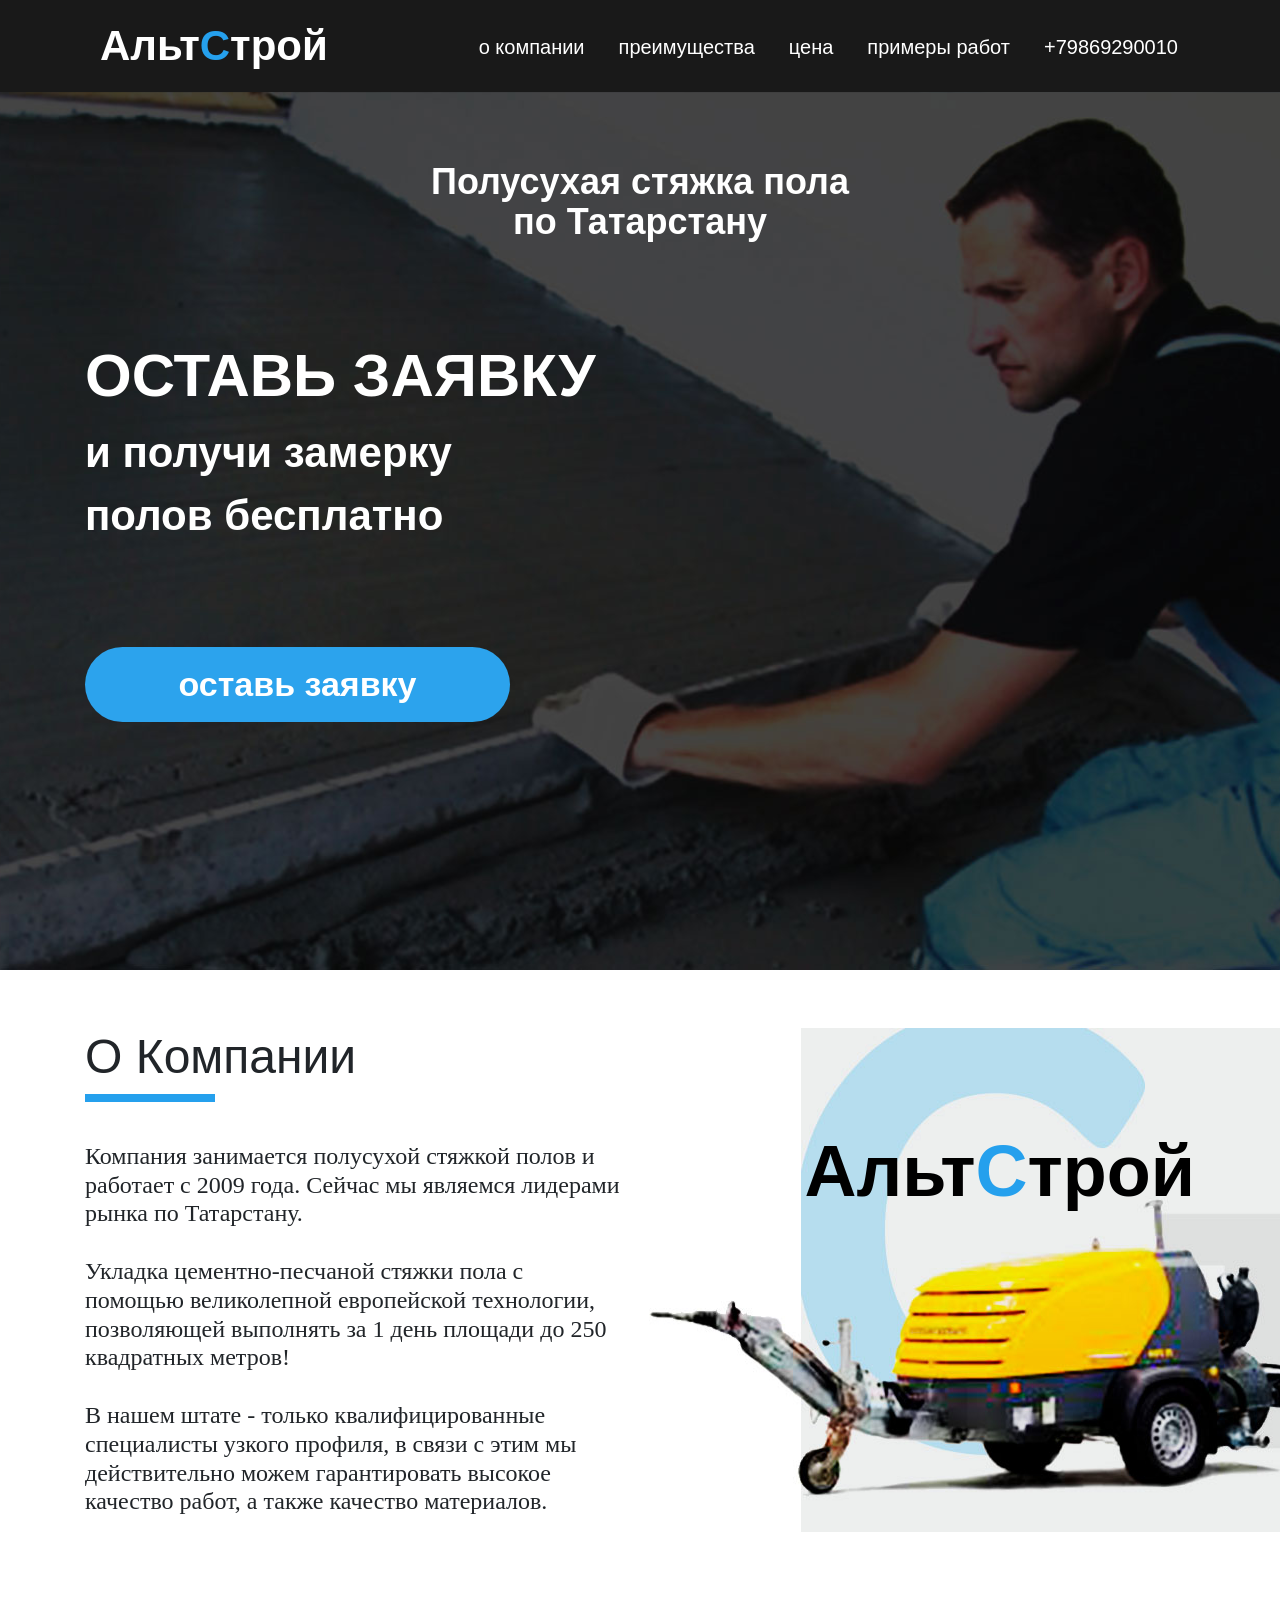
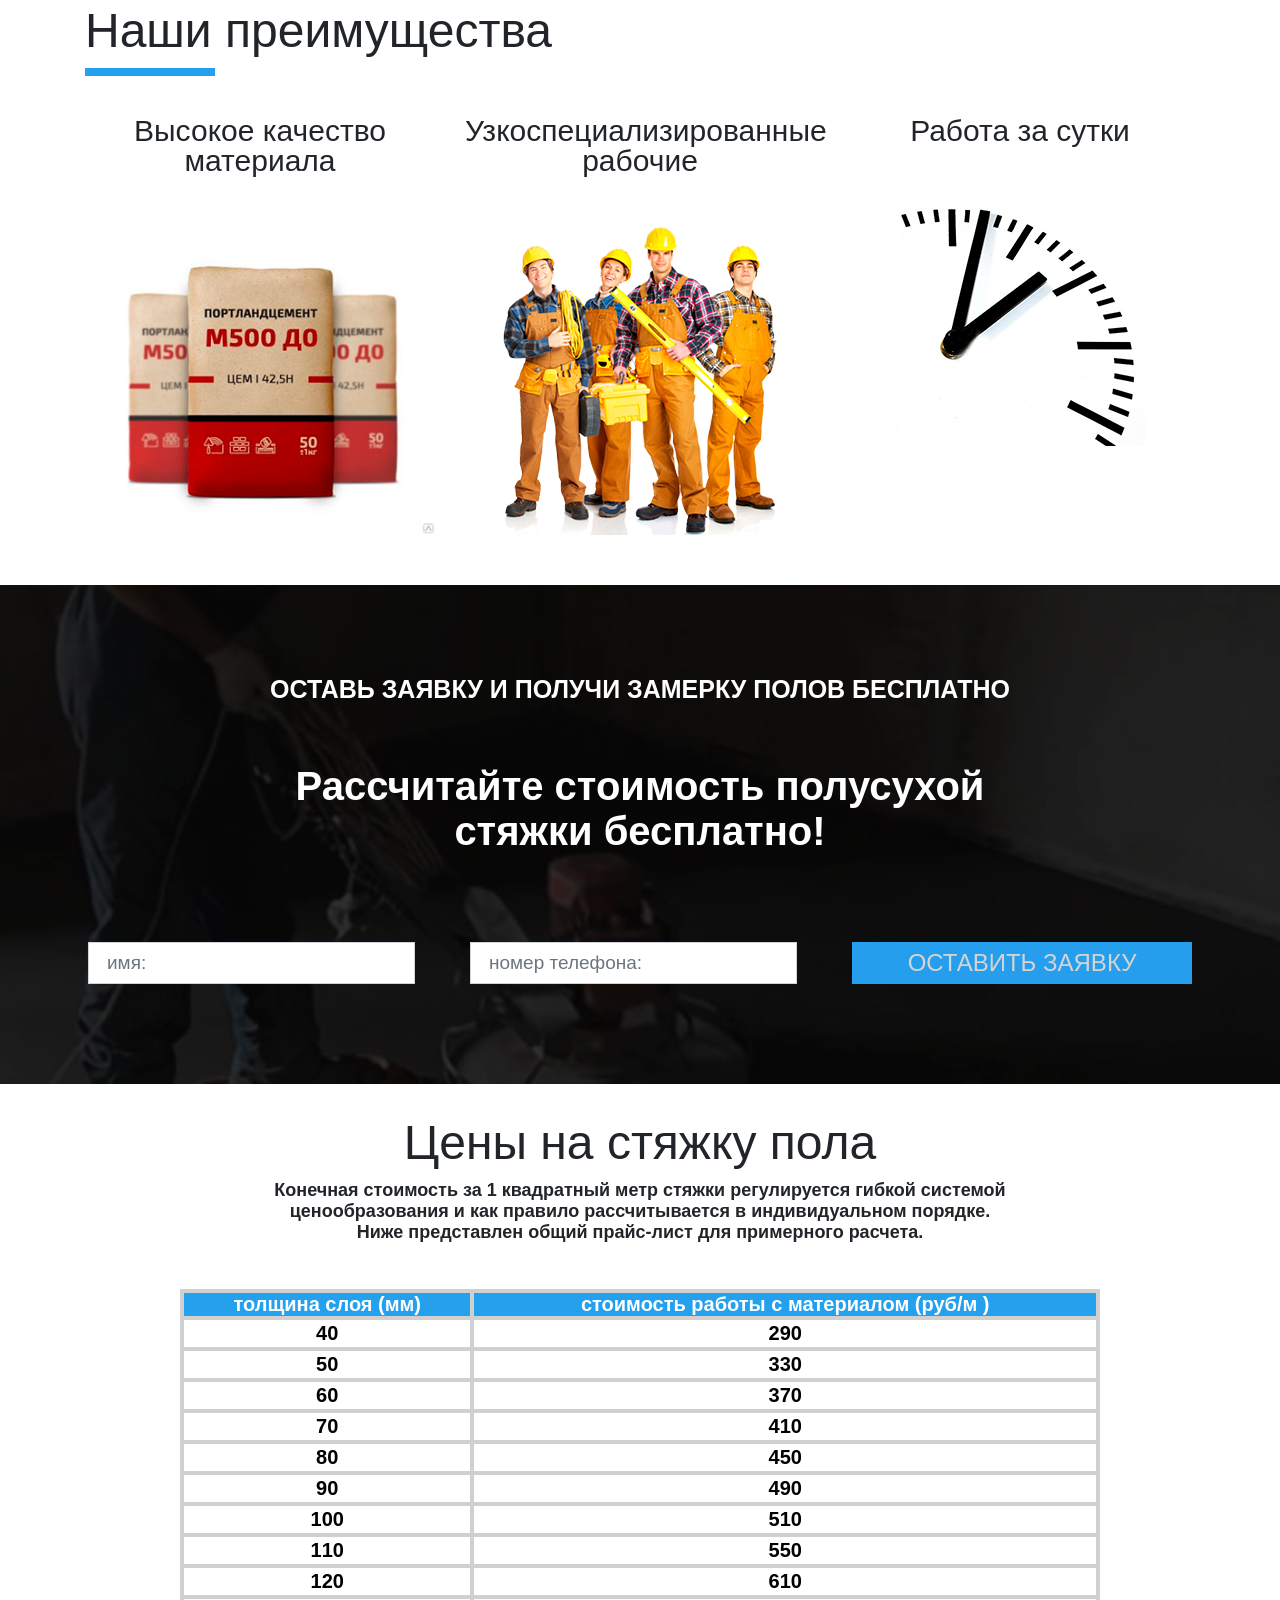
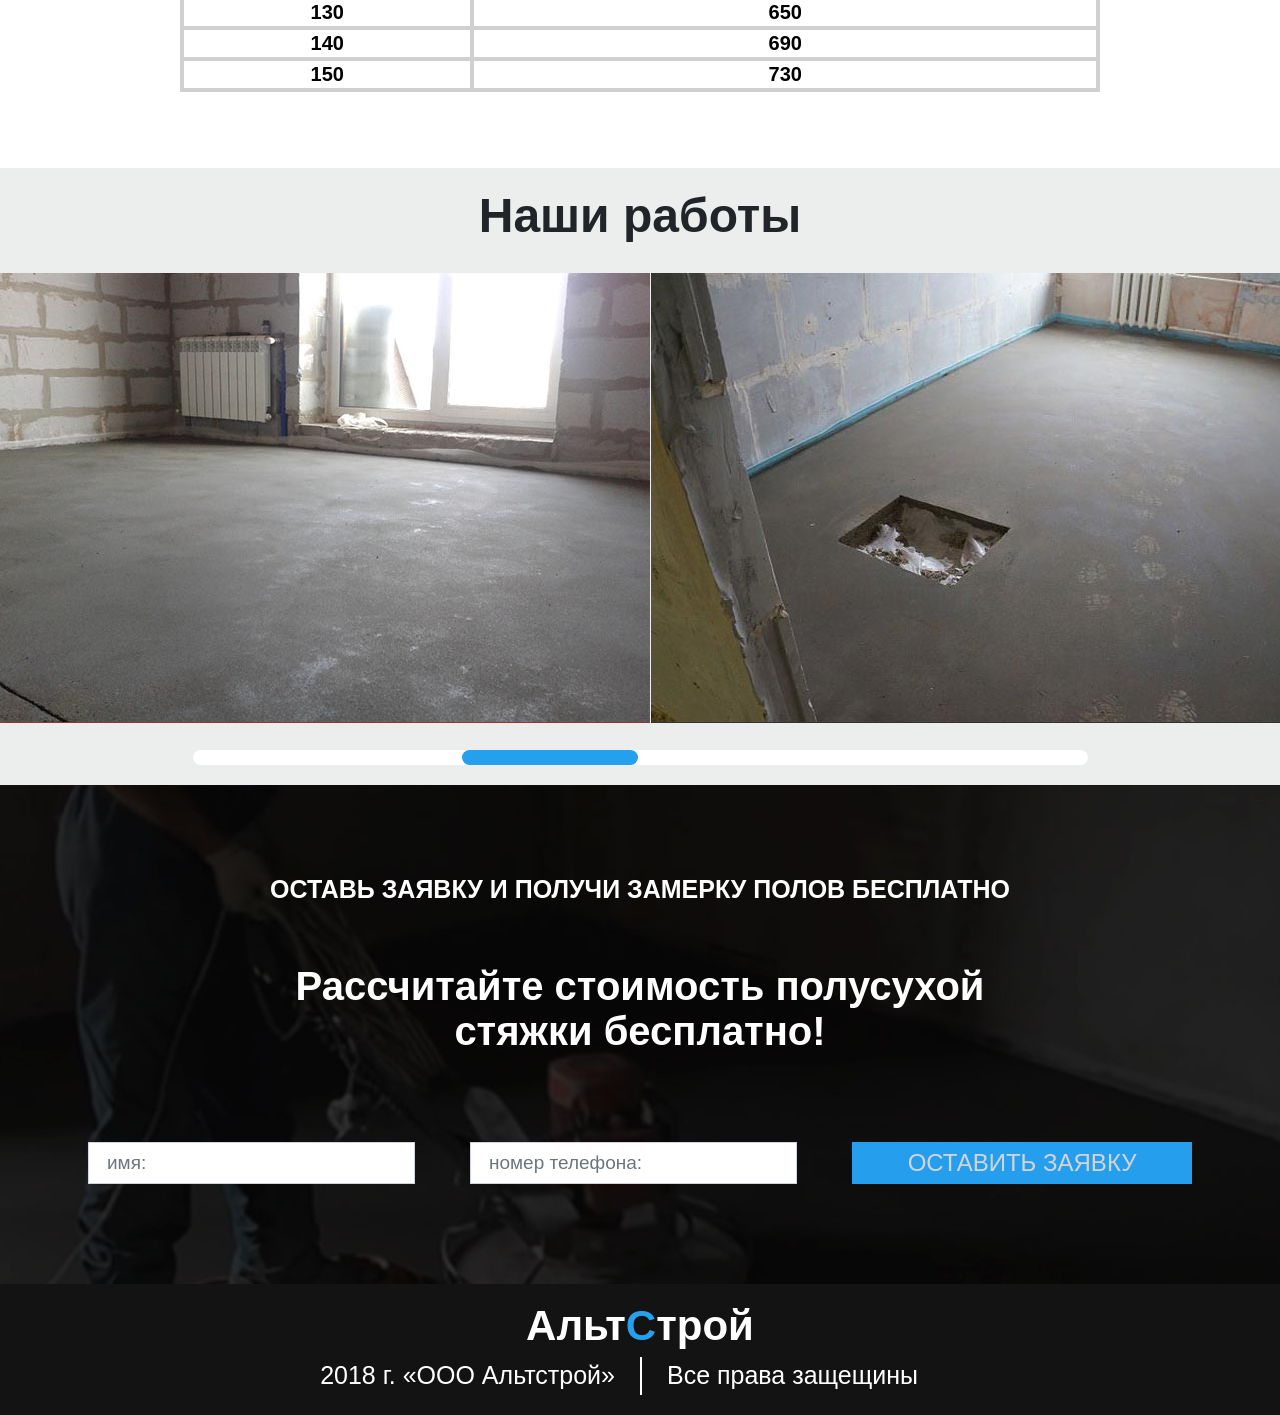
<file: altstroi/index.html>
<!DOCTYPE html>
<html>

<head>
    <meta charset="utf-8">
    <meta name="viewport" content="width=device-width, initial-scale=1.0">
    <title>Altstroy</title>
    <link rel="stylesheet" href="assets/bootstrap/css/bootstrap.min.css">
    <link rel="stylesheet" href="assets/css/component.css">
    <link rel="stylesheet" href="assets/css/horizontal.css">
    <link rel="stylesheet" href="assets/css/Menu.css">
    <link rel="stylesheet" href="assets/css/styles.css">
</head>

<body>
    <div class="menu">
        <div class="container">
            <div class="col-12 col-xs-12 col-sm-12 col-lg-12 mobile" style="padding-left:0px; padding-right: 0px;">
                <div class="toggle-button">
                    <div class="t1"></div>
                    <div class="t2"></div>
                    <div class="t4"></div>
                </div>
                <div class="logo float-right mobilelogo">
                    <a href="/"><span>Альт<span class="letter">C</span>трой</span></a>
                </div>
            </div>
            <div class="col">
                <div class="logo complogo">
                    <a href="/"><span>Альт<span class="letter">C</span>трой</span></a>
                </div>
            </div>
            <div class="mobmenu">
                <ul class="nav nav-tabs justify-content-center menunav" style="float:right;">
                    <li class="nav-item">
                        <a class="nav-link" data=".about">о компании</a>
                    </li>
                    <li class="nav-item">
                        <a class="nav-link" data=".advants">преимущества</a>
                    </li>
                    <li class="nav-item">
                        <a class="nav-link" data=".prices">цена</a>
                    </li>
                    <li class="nav-item">
                        <a class="nav-link" data=".ourworks">примеры работ</a>
                    </li>
                    <li class="nav-item">
                        <a class="nav-link" href="tel:+79869290010" data="#contact">+79869290010</a>
                    </li>
                </ul>
            </div>
        </div>
    </div>
    <header>
        <div class="container">
            <div class="row">
                <div class="col-12">
                    <h1>Полусухая стяжка пола
                        <br>по Татарстану</h1>
                </div>
                <div class="col-12 col-md-6 col-xl-7">
                    <div class="mob-text-center">
                        <span class="leavefeedback">оставь заявку</span>
                        <span class="getsize">
                            <br>и получи замерку
                            <br> полов бесплатно</span>
                        <div class="button">
                            <span>оставь заявку</span>
                        </div>
                    </div>
                </div>
                <div class="col-12 col-md-6 col-xl-5 nopadding mobform">
                    <div class="formdiv visibform" style="text-align:center;">
                        <div class="d-inline-block">
                            <div class="formhead">
                                <span>Заполните заявку.</span>
                            </div>
                            <div class="line"></div>
                            <form class="d-inline-block fancyform" action="javascript:" method="post">
                                <input class="form-control posName" type="text" name="name" required="" placeholder="Имя:">
                                <input class="form-control posNum" type="text" name="phone" required="" placeholder="Номер телефона:">
                                <button class="formbutton" type="submit">Отправить</button>
                            </form>
                            <div class="politicainform">
                                <span>Данные, заполненные в заявке,
                                    <br>будут конфиденциальны.
                                    <br>Контакты нужны для связи с вами.</span>
                            </div>
                        </div>
                    </div>
                </div>
            </div>
        </div>
    </header>
    <section class="about">
        <div class="container">
            <div class="row">
                <div class="col-12">
                    <h1>О Компании</h1>
                    <div class="line"></div>
                </div>
                <div class="col-12 col-md-6 col-xl-6 middlesize">
                    <div class="text">
                        <p>Компания занимается полусухой стяжкой полов и работает с 2009 года. Сейчас мы являемся лидерами рынка
                            по Татарстану.
                            <br>
                            <br>Укладка цементно-песчаной стяжки пола с помощью великолепной европейской технологии, позволяющей
                            выполнять за 1 день площади до 250 квадратных метров!
                            <br>
                            <br> В нашем штате - только квалифицированные специалисты узкого профиля, в связи с этим мы действительно
                            можем гарантировать высокое качество работ, а также качество материалов.</p>
                    </div>
                </div>
                <div class="col-6">
                    <div class="logo">
                        <span>Альт<span class="letter">C</span>трой</span>
                    </div>
                </div>
            </div>
        </div>
    </section>
    <section class="advants">
        <div class="container">
            <div class="row">
                <div class="col-12">
                    <h1>Наши преимущества</h1>
                    <div class="line"></div>
                </div>
                <div class="col-12 col-xl-4">
                    <div class="head">
                        <span>Высокое качество
                            <br>материала</span>
                    </div>
                    <img class="img-fluid cement" src="assets/img/advants/advant1.png">
                </div>
                <div class="col-12 col-xl-4 mobadvant">
                    <div class="head">
                        <span>Узкоспециализированные
                            <br>рабочие</span>
                    </div>
                    <img class="img-fluid" src="assets/img/advants/advant2.png">
                </div>
                <div class="col-12 col-xl-4 mobadvant">
                    <div class="head">
                        <span>Работа за сутки</span>
                    </div>
                    <img class="img-fluid" src="assets/img/advants/advant3.png">
                </div>
            </div>
        </div>
    </section>
    <section class="contactsection">
        <div class="container">
            <div class="row">
                <div class="col">
                    <div class="descriptor">
                        <p class="text-uppercase">Оставь заявку и получи замерку полов бесплатно</p>
                    </div>
                    <h2>Рассчитайте стоимость полусухой
                            <br>стяжки бесплатно!</h2>
                    <div class="formdiv">
                        <form class="form-inline d-flex justify-content-center fancyform" action="javascript:" method="post">
                            <input class="form-control posName" type="text" required="" placeholder="имя:">
                            <input class="form-control posNum" type="text" required="" placeholder="номер телефона:">
                            <button class="formbutton" type="submit">Оставить заявку</button>
                        </form>
                    </div>
                </div>
            </div>
        </div>
    </section>
    <section class="prices">
        <div class="container">
            <div class="row">
                <div class="col-xl-12">
                    <div class="text">
                        <h1>Цены на стяжку пола</h1>
                        <p>Конечная стоимость за 1 квадратный метр стяжки регулируется гибкой системой
                            <br>ценообразования и как правило рассчитывается в индивидуальном порядке.
                            <br>Ниже представлен общий прайс-лист для примерного расчета. </p>
                    </div>
                </div>
                <div class="col-xl-10 offset-xl-1">
                    <div class="table-responsive">
                        <table class="table">
                            <thead>
                                <tr class="head">
                                    <th>толщина слоя (мм)
                                        <br>
                                    </th>
                                    <th>стоимость работы с материалом (руб/м )
                                        <br>
                                    </th>
                                </tr>
                            </thead>
                            <tbody>
                                <tr>
                                    <td>40</td>
                                    <td>290</td>
                                </tr>
                                <tr>
                                    <td>50</td>
                                    <td>330</td>
                                </tr>
                                <tr>
                                    <td>60</td>
                                    <td>370</td>
                                </tr>
                                <tr>
                                    <td>70</td>
                                    <td>410</td>
                                </tr>
                                <tr>
                                    <td>80</td>
                                    <td>450</td>
                                </tr>
                                <tr>
                                    <td>90</td>
                                    <td>490</td>
                                </tr>
                                <tr>
                                    <td>100</td>
                                    <td>510</td>
                                </tr>
                                <tr>
                                    <td>110</td>
                                    <td>550</td>
                                </tr>
                                <tr>
                                    <td>120</td>
                                    <td>610</td>
                                </tr>
                                <tr>
                                    <td>130</td>
                                    <td>650</td>
                                </tr>
                                <tr>
                                    <td>140</td>
                                    <td>690</td>
                                </tr>
                                <tr>
                                    <td>150</td>
                                    <td>730</td>
                                </tr>
                            </tbody>
                        </table>
                    </div>
                </div>
            </div>
        </div>
    </section>
    <section class="ourworks">
        <h1>Наши работы</h1>
        <div class="frame" id="basic" style="overflow: hidden;">
            <ul class="clearfix" style="transform: translateZ(0px) translateX(0px); width: 6840px;">
                <li class="active"><img src="assets/img/works/1.jpg"></li>
                <li><img src="assets/img/works/2.jpg"></li>
                <li><img src="assets/img/works/3.jpg"></li>
                <li><img src="assets/img/works/4.jpg"></li>
                <li><img src="assets/img/works/5.jpg"></li>
                <li><img src="assets/img/works/6.jpg"></li>
                <li><img src="assets/img/works/7.jpg"></li>
                <li><img src="assets/img/works/8.jpg"></li>
                <li><img src="assets/img/works/9.jpg"></li>
                <li><img src="assets/img/works/10.jpg"></li>
            </ul>
        </div>
        <div class="container">
            <div class="col-10 offset-1">
                <div class="scrollbar">
                    <div class="handle" style="transform: translateZ(0px) translateX(0px); width: 95px;">
                        <div class="mousearea"></div>
                    </div>
                </div>
            </div>
        </div>
    </section>
    <section class="contactsection">
        <div class="container">
            <div class="row">
                <div class="col">
                    <div class="descriptor">
                        <p class="text-uppercase">Оставь заявку и получи замерку полов бесплатно</p>
                    </div>
                    <h2>Рассчитайте стоимость полусухой
                        <br> стяжки бесплатно!</h2>
                    <div class="formdiv">
                        <form class="form-inline d-flex justify-content-center fancyform" action="javascript:" method="post">
                            <input class="form-control posName" name="name" type="text" required="" placeholder="имя:">
                            <input class="form-control posNum" name="phone" type="text" required="" placeholder="номер телефона:">
                            <button class="formbutton" type="submit">Оставить заявку</button>
                        </form>
                    </div>
                </div>
            </div>
        </div>
    </section>
    <footer>
        <div class="container">
            <div class="row">
                <div class="col-12">
                    <div class="logo">
                        <span>Альт<span class="letter">C</span>трой</span>
                    </div>
                </div>
                <div class="col-6">
                    <div class="right">
                        <span>2018 г. «ООО Альтстрой»</span>
                    </div>
                </div>
                <div class="col-6 divid">
                    <div class="left">
                        <span>Все права защещины</span>
                    </div>
                </div>
            </div>
        </div>
    </footer>
    <!-- Yandex.Metrika counter -->
    <script type="text/javascript" >
        (function (d, w, c) {
        (w[c] = w[c] || []).push(function() {
        try {
        w.yaCounter50720392 = new Ya.Metrika2({
        id:50720392,
        clickmap:true,
        trackLinks:true,
        accurateTrackBounce:true
        });
        } catch(e) { }
        });
        
        var n = d.getElementsByTagName("script")[0],
        s = d.createElement("script"),
        f = function () { n.parentNode.insertBefore(s, n); };
        s.type = "text/javascript";
        s.async = true;
        s.src = "https://mc.yandex.ru/metrika/tag.js";
        
        if (w.opera == "[object Opera]") {
        d.addEventListener("DOMContentLoaded", f, false);
        } else { f(); }
        })(document, window, "yandex_metrika_callbacks2");
        </script>
        <noscript><div><img src="https://mc.yandex.ru/watch/50720392" style="position:absolute; left:-9999px;" alt="" /></div></noscript>
    <!-- /Yandex.Metrika counter -->
    <script src="assets/js/jquery.min.js"></script>
    <script src="assets/bootstrap/js/bootstrap.min.js"></script>
    <script src="assets/js/jquery-ui.min.js"></script>
    <script src="assets/js/mask.js"></script>
    <script src="assets/js/sly.min.js"></script>
    <script src="assets/js/main.js"></script>
    <script src="assets/js/form.js"></script>
    <script src="assets/js/menu.js"></script>
</body>

</html>
</file>
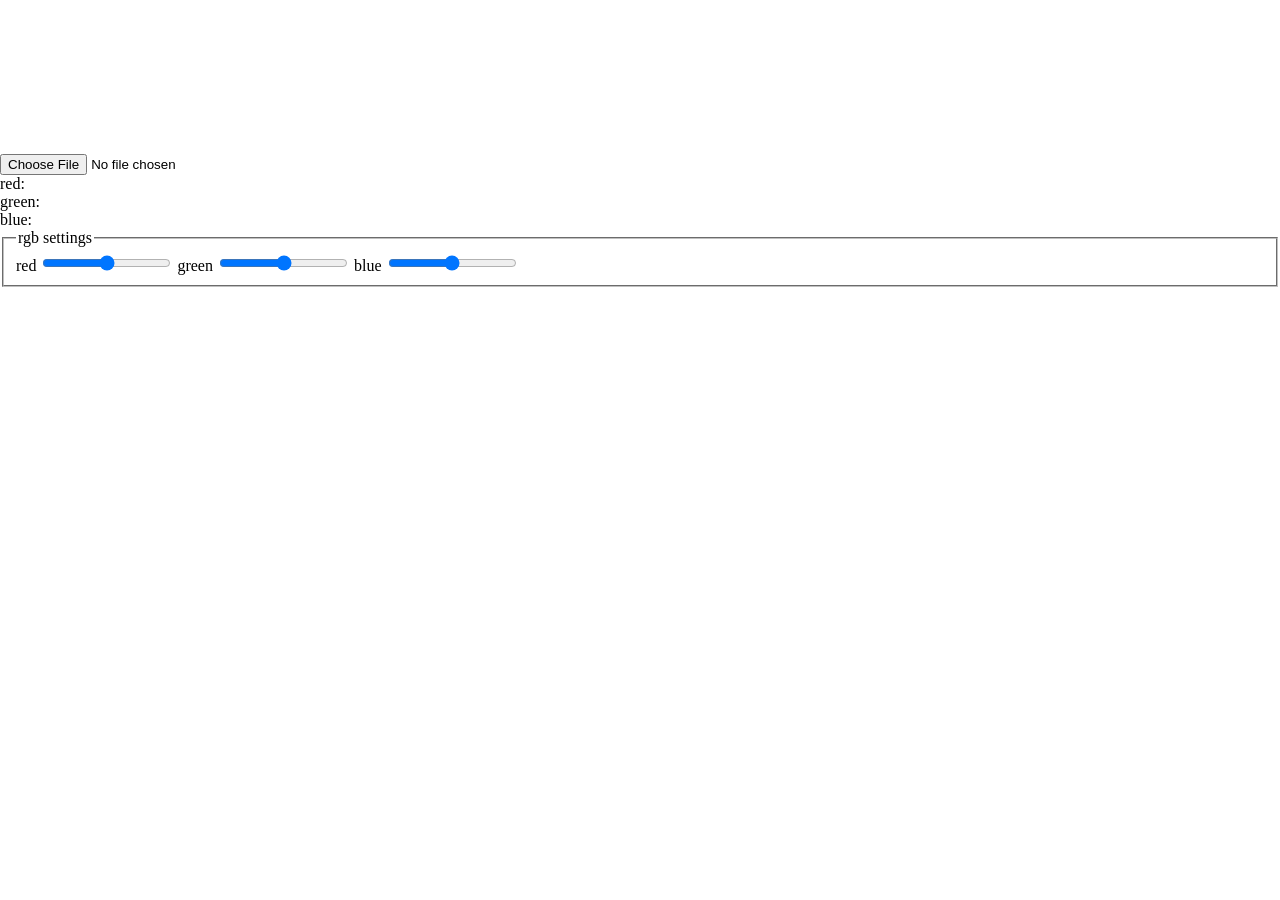
<file: js edition disko coi kursach/index.html>
<!DOCTYPE HTML>
<html>
  <head>
    <style>
      body {
        margin: 0px;
        padding: 0px;
      }
    </style>
    <script src="https://ajax.googleapis.com/ajax/libs/jquery/3.3.1/jquery.min.js"></script>
    <script src="image.js"></script>
  </head>
  <body>
    <canvas id="myCanvas" ></canvas>
    <input type="file" class="imagefile" style="display: block;"/>
    <div class="red">red: <span></span></div>
    <div class="green">green:  <span></span></div>
    <div class="blue">blue:  <span></span></div>
    <fieldset>
        <legend>rgb settings</legend>
    
        <label for="redscroll">red</label>
        <input type="range" id="redscroll" name="redscroll"
               min="0" max="255" step="1"/>
    
        <label for="greenscroll">green</label>
        <input type="range" id="greenscroll" name="greenscroll" 
               min="0" max="255" step="1" />

        <label for="bluescroll">blue</label>
        <input type="range" id="bluescroll" name="bluescroll" 
              min="0" max="255" step="1" />
    
    </fieldset>
  </body>
</html>
</file>
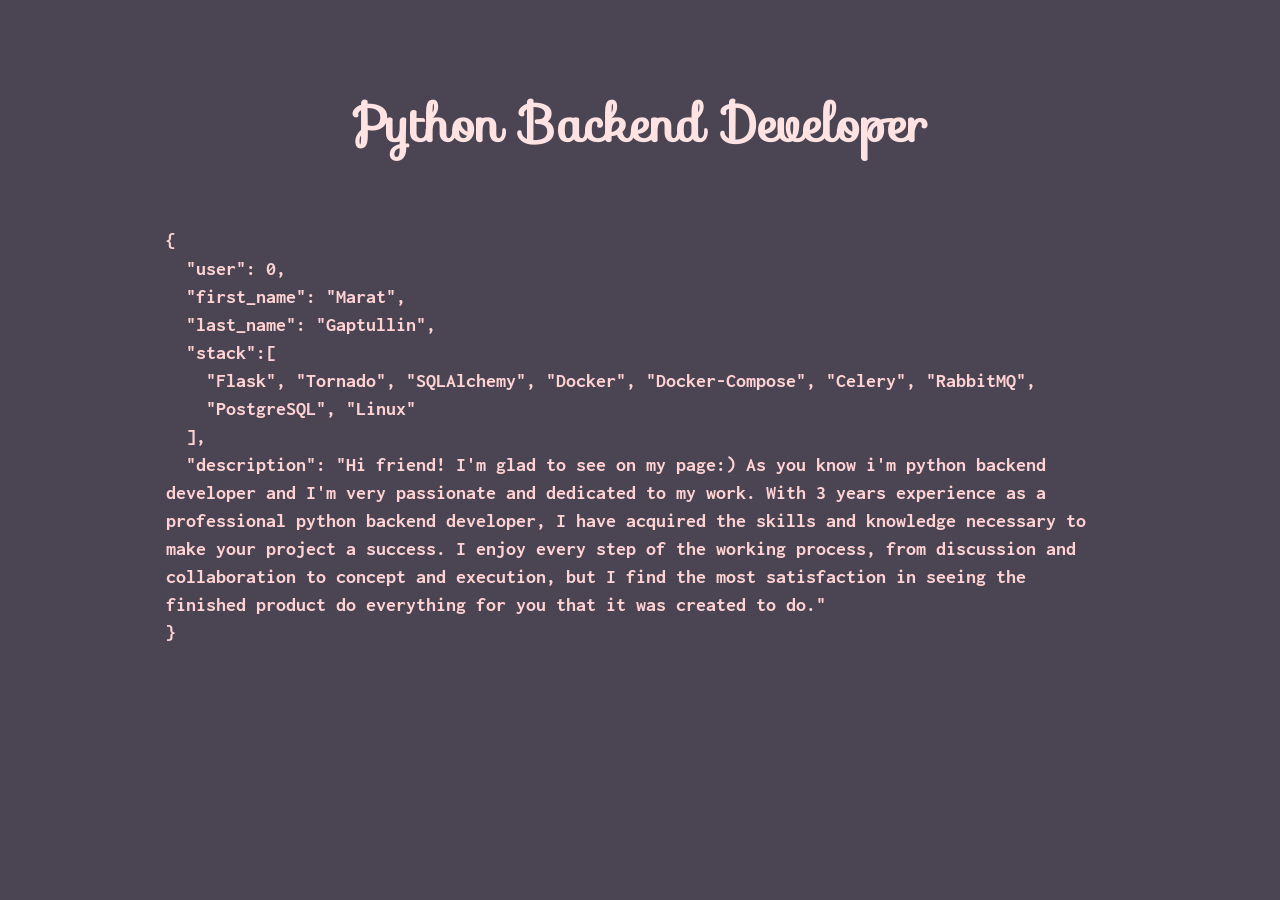
<file: marat/index.html>
<!DOCTYPE HTML>
<html>
  <head>
    <link href='https://fonts.googleapis.com/css?family=Sofia' rel='stylesheet'>
    <link href='https://fonts.googleapis.com/css?family=Inconsolata' rel='stylesheet'>
    <link rel="stylesheet" href="css/styles.css">
  </head>
  <body>
    <h1 class="header">Python Backend Developer</h1>
    <div class="cv">{<br>
    &emsp;"user": 0,<br>
    &emsp;"first_name": "Marat",<br>
    &emsp;"last_name": "Gaptullin",<br>
    &emsp;"stack":[<br>
    &emsp;&emsp;"Flask", "Tornado", "SQLAlchemy", "Docker", "Docker-Compose", "Celery", "RabbitMQ",<br>
    &emsp;&emsp;"PostgreSQL", "Linux"<br>
    &emsp;],<br>
    &emsp;"description": "Hi friend! I'm glad to see on my page:) As you know i'm python backend developer and I'm very passionate and dedicated to my work. With 3 years experience as a professional python backend developer, I have acquired the skills and knowledge necessary to make your project a success. I enjoy every step of the working process, from discussion and collaboration to concept and execution, but I find the most satisfaction in seeing the finished product do everything for you that it was created to do."
    <br>}<br>
     </div>
  </body>
</html>
</file>
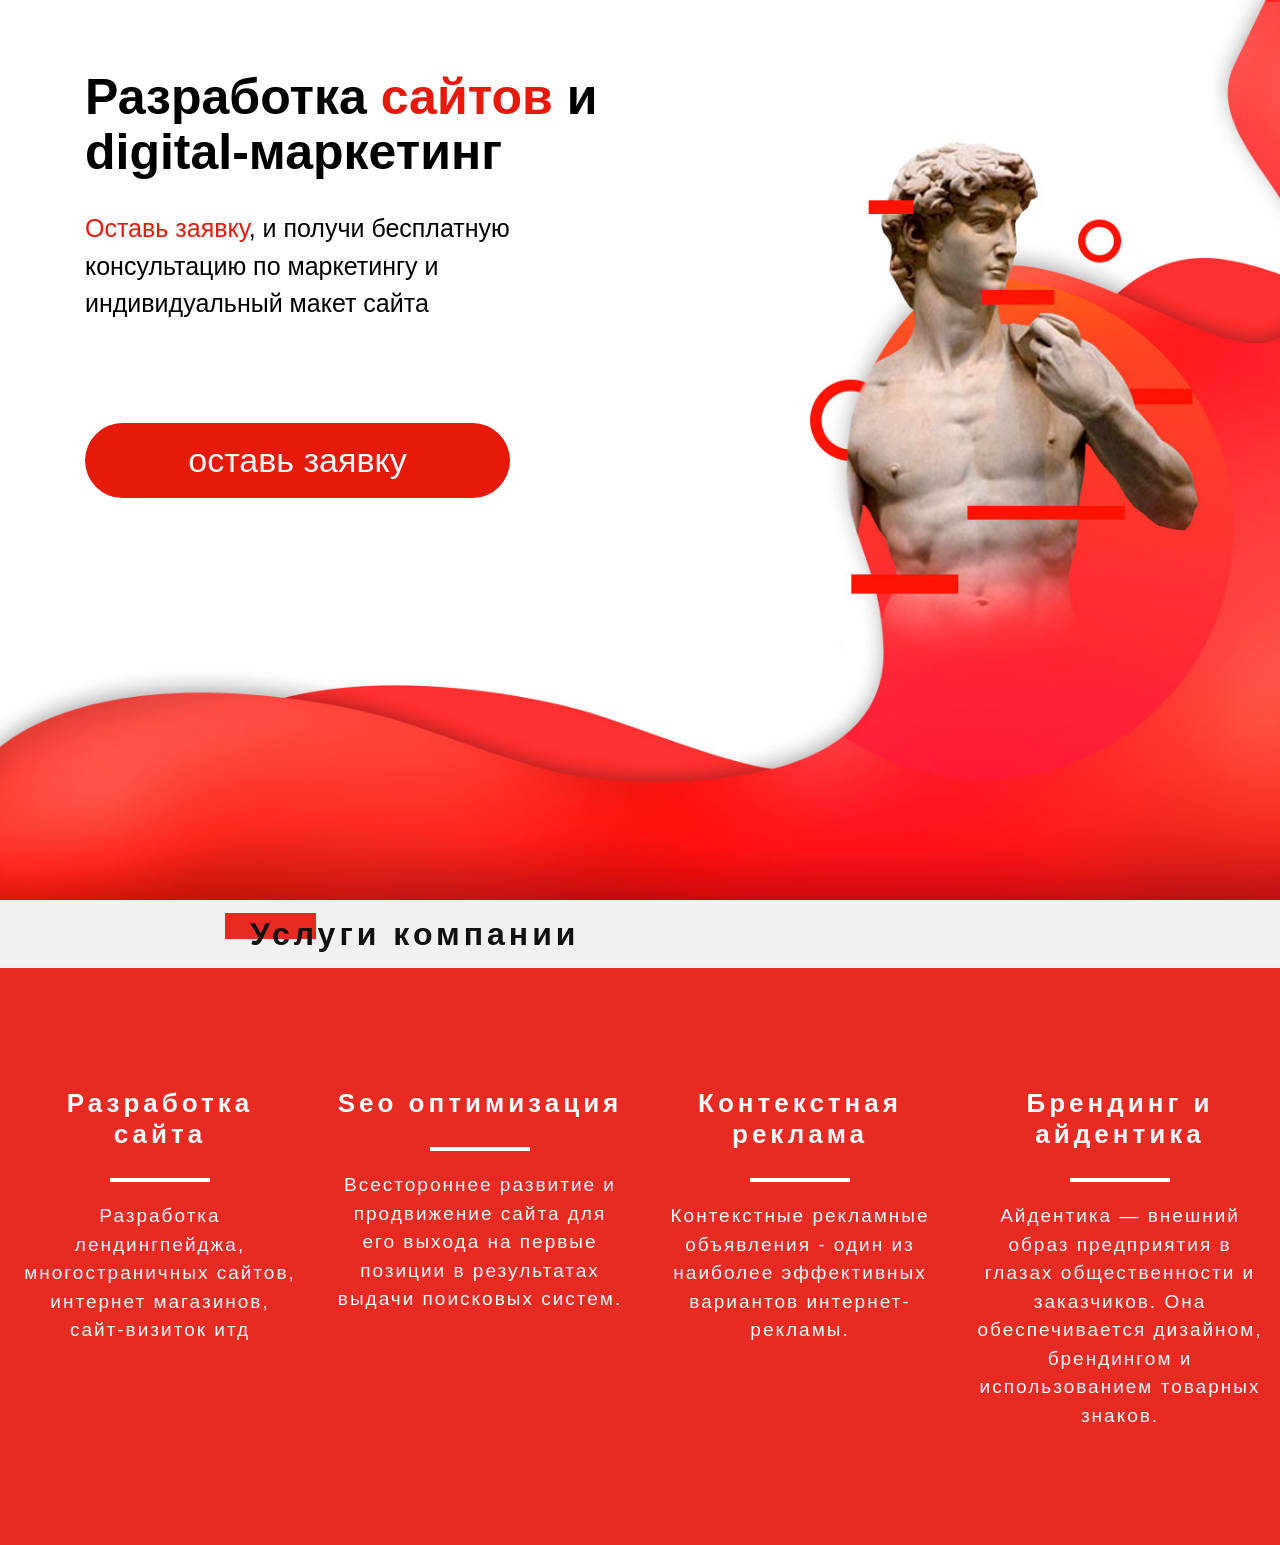
<file: slava/index.html>
<!DOCTYPE html>
<html>

<head>
    <meta charset="utf-8">
    <meta name="viewport" content="width=device-width, initial-scale=1.0">
    <title>slava's site</title>
    <link rel="stylesheet" href="assets/bootstrap/css/bootstrap.min.css">
    <link rel="stylesheet" href="assets/css/styles.css">
</head>

<body>
    <header>
        <div class="container">
            <div class="row">
                <div class="col-12 col-md-6 col-xl-7">
                    <div class="mob-text-center">
                        <span class="leavefeedback">Разработка <span class="red">сайтов</span> и digital-маркетинг</span>
                        <div class="text">
                            <span class="red">Оставь заявку</span>, и получи бесплатную консультацию по маркетингу и индивидуальный макет сайта
                        </div>
                        <div class="button">
                            <span>оставь заявку</span>
                        </div>
                    </div>
                </div>
                <div class="col-12 col-md-6 col-xl-5 nopadding mobform">
                </div>
            </div>
        </div>
    </header>
    <section class="service-head">
        <div class="container">
            <div class="col-12">
                <div class="head"><div class="rectangle"></div><div class="text">Услуги компании</div></div>
            </div>
        </div>
    </section>
    <section class="services">
        <div class="wrapper"> 
            <div class="peace col-xl-3">
                <h3 class="head">Разработка сайта</h3>
                <div class="line"></div>
                <div class="text">Разработка лендингпейджа,<br> многостраничных сайтов,<br> интернет магазинов,<br> сайт-визиток итд</div>
            </div>
            <div class="peace col-xl-3">
                <h3 class="head">Seo оптимизация</h3>
                <div class="line"></div>
                <div class="text">Всестороннее развитие и продвижение сайта для его выхода на первые позиции в результатах выдачи поисковых систем. </div>
            </div>
            <div class="peace col-xl-3">
                <h3 class="head">Контекстная реклама</h3>
                <div class="line"></div>
                <div class="text">Контекстные рекламные объявления - один из наиболее эффективных вариантов интернет-рекламы. </div>
            </div>
            <div class="peace col-xl-3">
                <h3 class="head">Брендинг и айдентика</h3>
                <div class="line"></div>
                <div class="text">Айдентика — внешний образ предприятия в глазах общественности и заказчиков. Она обеспечивается дизайном, брендингом и использованием товарных знаков.</div>
            </div>
        </div>
    </section>
        
    <script src="assets/js/jquery.min.js"></script>
    <script src="assets/bootstrap/js/bootstrap.min.js"></script>
</body>

</html>
</file>
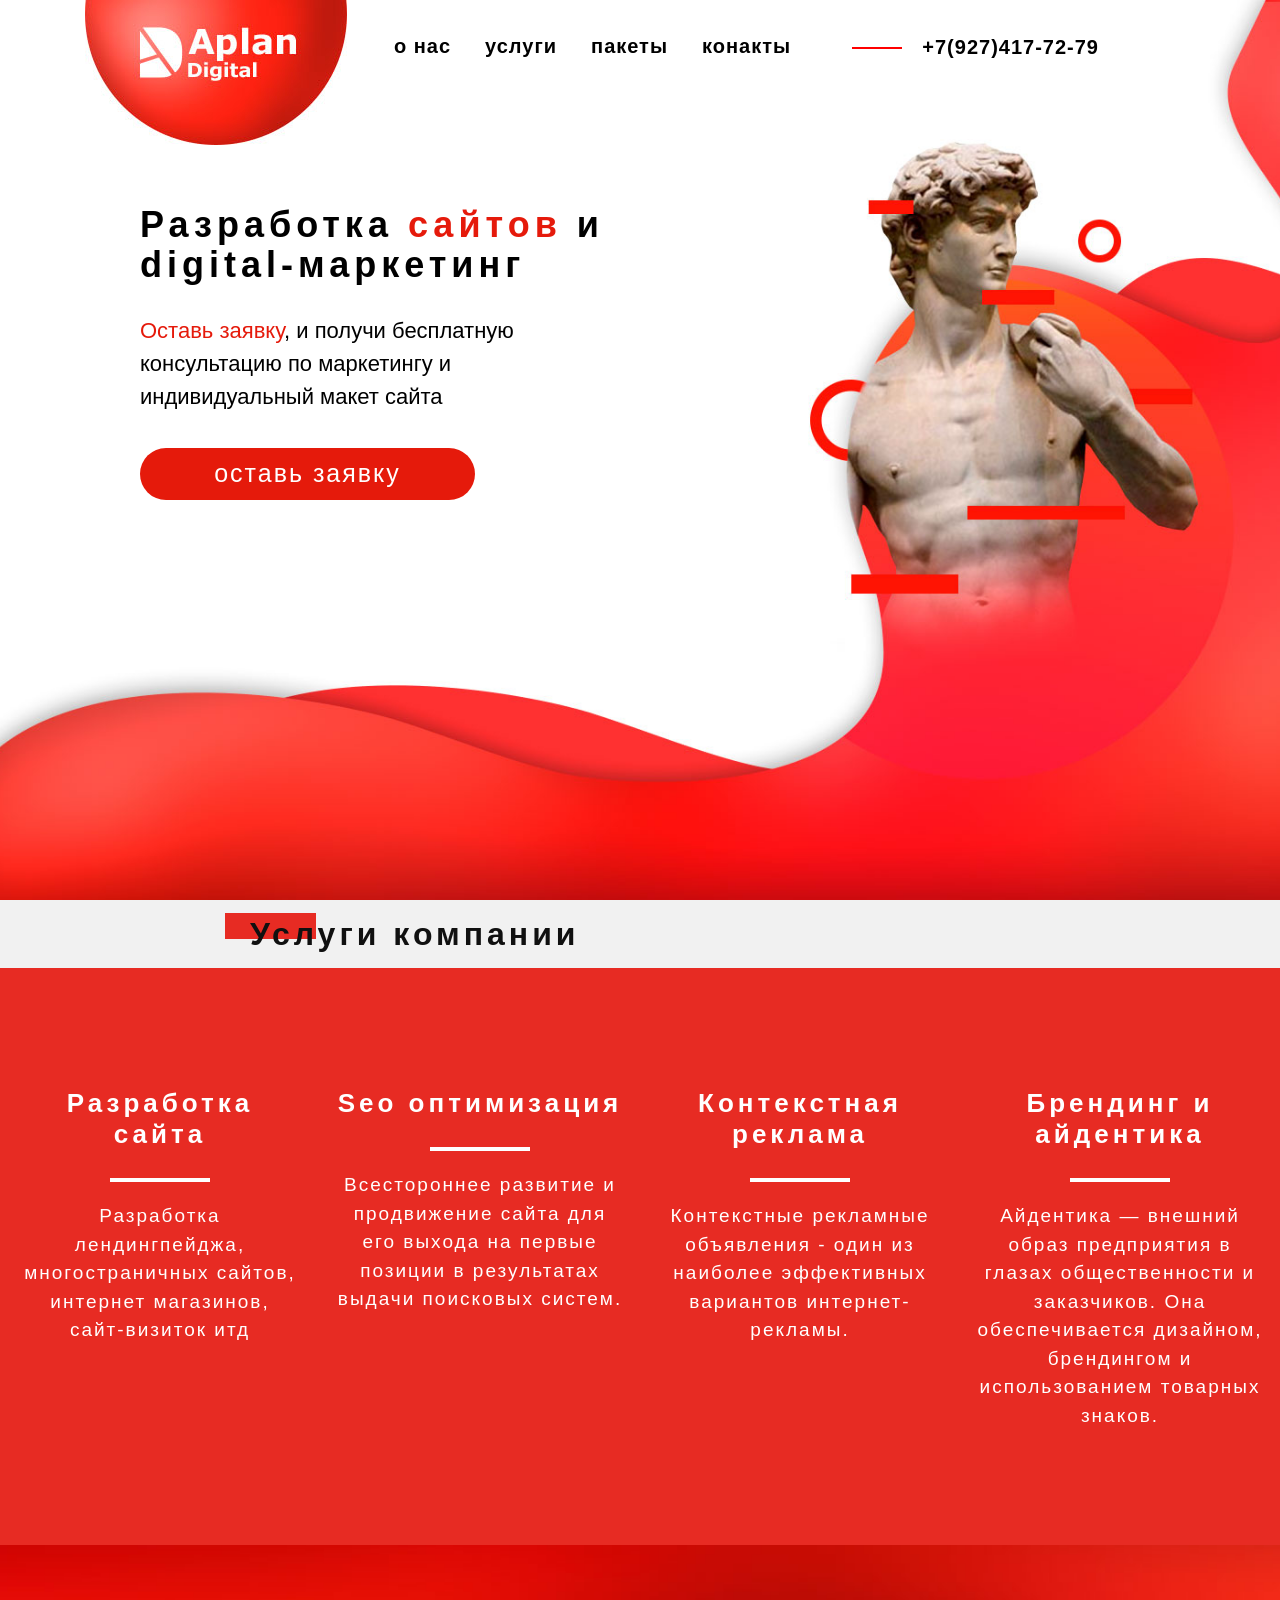
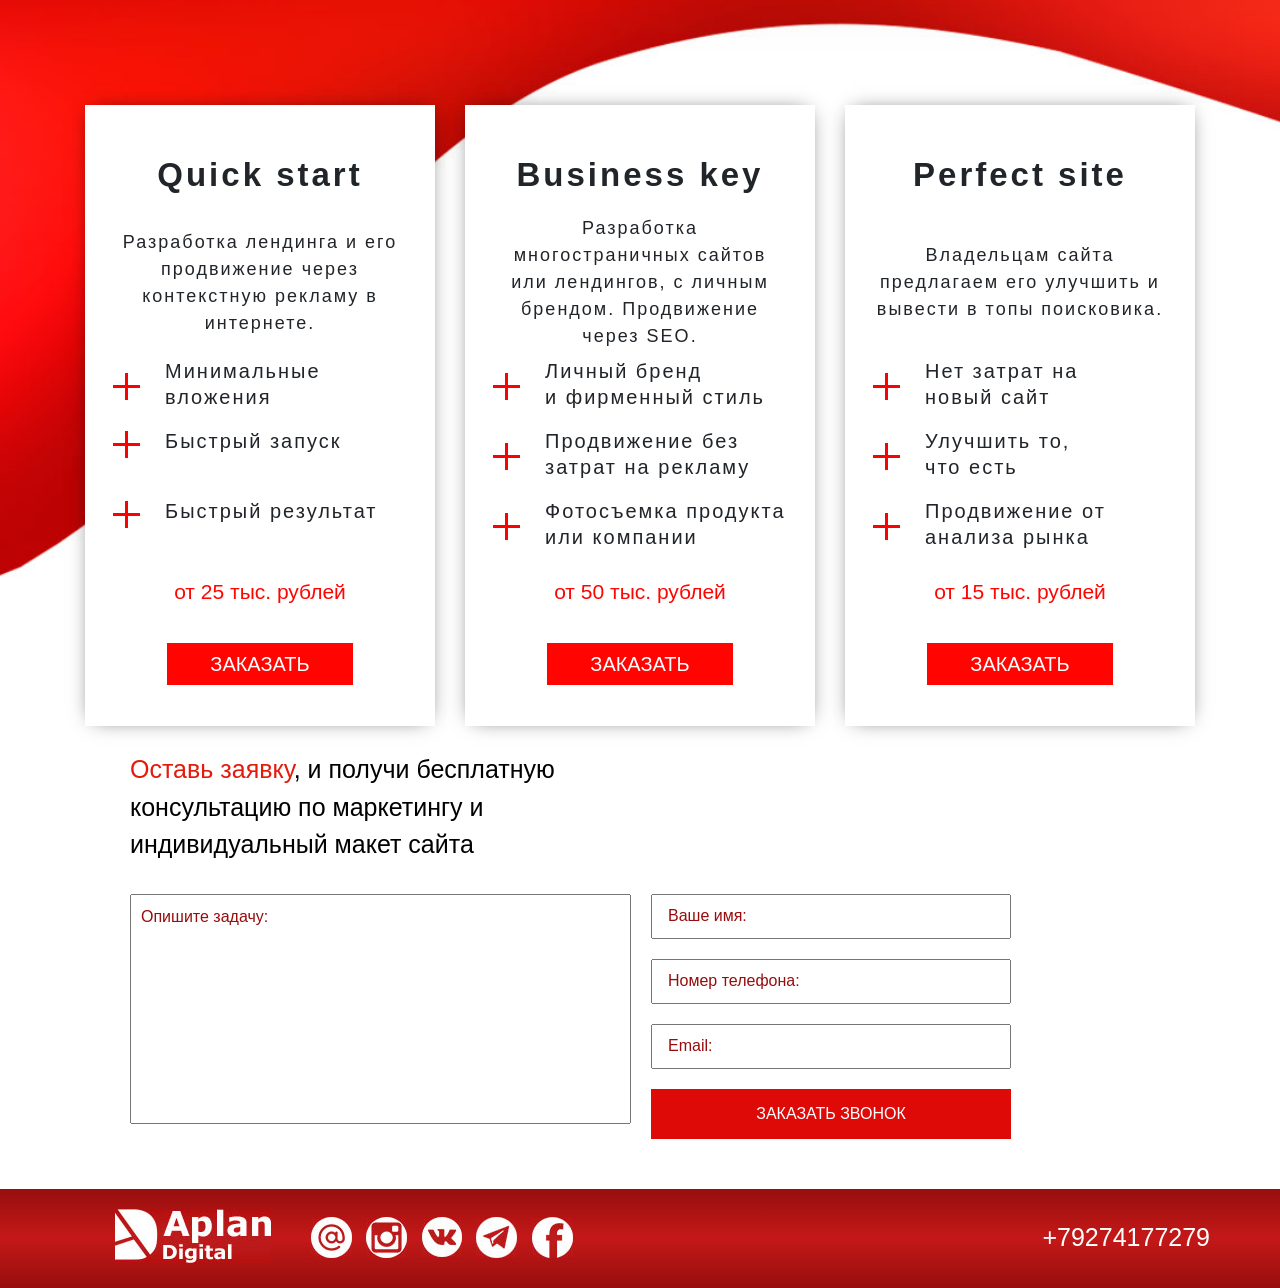
<file: slavas/index.html>
<!DOCTYPE html>
<html>

<head>
    <meta charset="utf-8">
    <meta name="viewport" content="width=device-width, initial-scale=1.0">
    <title>slava's site</title>
    <link rel="stylesheet" href="assets/bootstrap/css/bootstrap.min.css">
    <link rel="stylesheet" href="assets/css/styles.css">
    <link rel="stylesheet" href="assets/css/Menu.css">
</head>

<body>
    <div class="menu">
        <div class="container">
            <div class="col-12 col-xs-12 col-sm-12 col-lg-12 mobile" style="padding-left:0px; padding-right: 0px;">
                <div class="toggle-button">
                    <div class="t1"></div>
                    <div class="t2"></div>
                    <div class="t4"></div>
                </div>
                <div class="logo mobilelogo">
                    <a href="/"><img src="assets/img/logo-mob.jpg" alt=""></a>
                </div>
            </div>
            <div class="mobmenu">
                <a href="/">
                    <img src="assets/img/logo-menu.jpg" class="comp-logo" alt="">
                </a>
                <img src="assets/img/close-menu.jpg" class="close-button" alt="">
                <ul class="nav nav-tabs justify-content-center menunav" >
                    <li class="nav-item">
                        <a class="nav-link" data="header">о нас</a>
                    </li>
                    <li class="nav-item">
                        <a class="nav-link" data=".service-head">услуги</a>
                    </li>
                    <li class="nav-item">
                        <a class="nav-link" data=".packages">пакеты</a>
                    </li>
                    <li class="nav-item">
                        <a class="nav-link" data=".feedback">конакты</a>
                    </li>
                </ul>
                <div class="number">
                    <a class="nav-link" href="tel:+79274177279" data="#contact">
                        <div class="line"></div>
                        +7(927)417-72-79
                    </a>
                </div>
            </div>
        </div>
    </div>  
    <header>
        <div class="container">
            <div class="row">
                <div class="col-9 col-md-7 col-xl-7">
                    <div class="mob-text-center">
                        <span class="leavefeedback">Разработка <span class="red">сайтов</span> и<br> digital-маркетинг</span>
                        <div class="text">
                            <span class="red">Оставь заявку</span>, и получи бесплатную<br>консультацию по маркетингу и <br>индивидуальный макет сайта
                        </div>
                        <div class="button">
                            <span>оставь заявку</span>
                        </div>
                    </div>
                </div>
                <div class="col-12 col-md-6 col-xl-5 nopadding mobform">
                </div>
            </div>
        </div>
    </header>
    <section class="service-head">
        <div class="container">
            <div class="col-12">
                <div class="head"><div class="rectangle"></div><div class="text">Услуги компании</div></div>
            </div>
        </div>
    </section>
    <section class="services">
        <div class="wrapper"> 
            <div class="peace gray col-lg-3">
                <h3 class="head">Разработка сайта</h3>
                <div class="line"></div>
                <div class="text">Разработка лендингпейджа,<br> многостраничных сайтов,<br> интернет магазинов,<br> сайт-визиток итд</div>
            </div>
            <div class="peace col-lg-3">
                <h3 class="head">Seo оптимизация</h3>
                <div class="line"></div>
                <div class="text">Всестороннее развитие и продвижение сайта для его выхода на первые позиции в результатах выдачи поисковых систем. </div>
            </div>
            <div class="peace gray col-lg-3">
                <h3 class="head">Контекстная реклама</h3>
                <div class="line"></div>
                <div class="text">Контекстные рекламные объявления - один из наиболее эффективных вариантов интернет-рекламы. </div>
            </div>
            <div class="peace col-lg-3">
                <h3 class="head">Брендинг и айдентика</h3>
                <div class="line"></div>
                <div class="text">Айдентика — внешний образ предприятия в глазах общественности и заказчиков. Она обеспечивается дизайном, брендингом и использованием товарных знаков.</div>
            </div>
        </div>
    </section>
    <section class="packages">
        <div class="container">
            <div class="row">
                <div class="col-lg-4">
                    <div class="wrapper">
                        <div class="head">Quick start</div>
                        <div class="text">Разработка лендинга и его продвижение через контекстную рекламу в интернете.</div>
                        <div class="property">
                            <img src="assets/img/plus.png" alt="">
                            <div class="te">
                                Минимальные<br>вложения
                            </div>
                        </div>
                        <div class="property">
                            <img src="assets/img/plus.png" alt="" style="margin-top: 3px;">
                            <div class="te">
                                Быстрый запуск
                            </div>
                        </div>
                        <div class="property">
                            <img src="assets/img/plus.png" alt="" style="margin-top: 3px;">
                            <div class="te">
                                Быстрый результат
                            </div>
                        </div>
                        <div class="price">от 25 тыс. рублей</div>
                        <div class="button">Заказать</div>
                    </div>
                </div>
                <div class="col-lg-4">
                    <div class="wrapper">
                        <div class="head">Business key</div>
                        <div class="text">Разработка многостраничных сайтов или лендингов, c личным брендом. Продвижение через SEO.</div>
                        <div class="property">
                            <img src="assets/img/plus.png" alt="">
                            <div class="te">
                                    Личный бренд<br>и фирменный стиль
                            </div>
                        </div>
                        <div class="property">
                            <img src="assets/img/plus.png" alt="">
                            <div class="te">
                                    Продвижение без<br>затрат на рекламу
                            </div>
                        </div>
                        <div class="property">
                            <img src="assets/img/plus.png" alt="">
                            <div class="te">
                                    Фотосъемка продукта<br>или компании
                            </div>
                        </div>
                        <div class="price">от 50 тыс. рублей</div>
                        <div class="button">Заказать</div>
                    </div>
                </div>
                <div class="col-lg-4">
                    <div class="wrapper">
                        <div class="head">Perfect site</div>
                        <div class="text"><div class="text-head-center">Владельцам сайта предлагаем его улучшить и вывести в топы поисковика.</div></div>
                        <div class="property">
                            <img src="assets/img/plus.png" alt="">
                            <div class="te">
                                Нет затрат на<br>новый сайт
                            </div>
                        </div>
                        <div class="property">
                            <img src="assets/img/plus.png" alt="">
                            <div class="te">
                                Улучшить то,<br>что есть
                            </div>
                        </div>
                        <div class="property">
                            <img src="assets/img/plus.png" alt="">
                            <div class="te">
                                Продвижение от<br>анализа рынка
                            </div>
                        </div>
                        <div class="price">от 15 тыс. рублей</div>
                        <div class="button">Заказать</div>
                    </div>
                </div>
            </div>
        </div>
    </section>
    <section class="feedback">
        <div class="container">
            <div class="row">
                <div class="col-xl-12">
                    <div class="wrapper">
                        <div class="text">
                            <span class="red">Оставь заявку</span>, и получи бесплатную<br>консультацию по маркетингу и <br>индивидуальный макет сайта
                        </div>
                        <div class="formwrapper">
                            <form action="javascript:" class="feedbackform">
                                <textarea name="task" class="comp-task-textarea" cols="50" rows="9" placeholder="Опишите задачу:"></textarea> 
                                <div class="contact-inform">
                                    <input class="text" type="text" name="name" required="" placeholder="Ваше имя:" style="margin-top: 0px;">   
                                    <input class="text Number" type="text" name="phone" required="" placeholder="Номер телефона:">
                                    <input class="text" type="text" name="email" required="" placeholder="Email:">
                                    <textarea name="task" class="mobile-task-textarea" cols="50" rows="9" placeholder="Опишите задачу:"></textarea> 
                                    <button type="submit">Заказать звонок</button>
                                </div>
                            </form>
                        </div>
                    </div>    
                </div>
            </div>
        </div>
    </section>  
    <footer>
        <div class="container">
            <div class="row">
                <div class="wrapper">
                    <a href="/"><img class="logo" src="assets/img/logo.jpg" alt=""></a>
                    <div class="social">
                        <a href=""><img class="soc-img" src="assets/img/social/mail.jpg" alt=""></a>
                        <a href=""><img class="soc-img" src="assets/img/social/inst.jpg" alt=""></a>
                        <a href=""><img class="soc-img" src="assets/img/social/vk.jpg" alt=""></a>
                        <a href=""><img class="soc-img" src="assets/img/social/telegram.jpg" alt=""></a>
                        <a href=""><img class="soc-img" src="assets/img/social/facebook.jpg" alt=""></a>        
                    </div>
                    <div class="number">
                        <a href="tel:+79274177279">+79274177279</a>
                    </div>
                </div>
            </div>
        </div>
    </footer>  
    <script src="assets/js/jquery.min.js"></script>
    <script src="assets/bootstrap/js/bootstrap.min.js"></script>
    <script src="assets/js/mask.js"></script>
    <script src="assets/js/main.js"></script>
    <script src="assets/js/form.js"></script>
    <script src="assets/js/menu.js"></script>
</body>

</html>
</file>
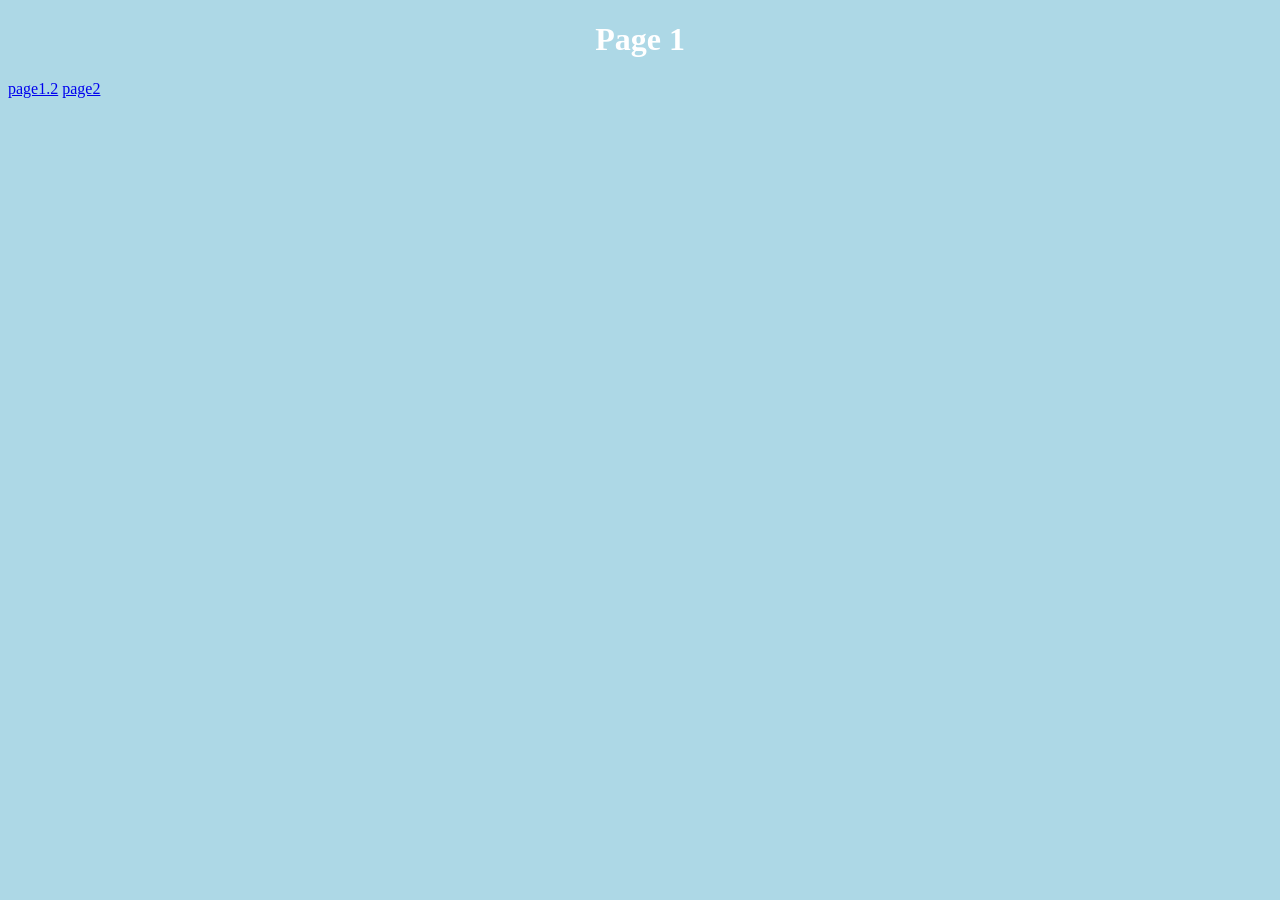
<file: test/page1.html>
<!DOCTYPE html>
<html>
<head>
<title>Page Title</title>

<script type="text/javascript" src="js/script.js"></script>
<link type="text/css" rel="stylesheet" href="css/style.css">
</head>
<body>

<h1>Page 1</h1>

<a href="./page1.2.html">page1.2</a>
<a href="./page2.html">page2</a>

</body>
</html>
</file>
<file: altstroi/assets/css/component.css>
.descriptor {
  font:bold 1em Arial;
  color:white;
  font-size:25px;
  margin-top:90px;
}

.contactsection {
  background-size:cover;
  background-image:url("../../assets/img/contactback.jpg");
  text-align:center;
  background-position:center;
  border-radius:0px;
  padding-bottom:100px;
}

.contactsection h2 {
  color:white;
  margin-top:60px;
  line-height:40px;
  font:bold 1em Arial;
  font-size:40px;
}

.contactsection .line {
  height:2px;
  width:130px;
  background-color:#bd232f;
  margin:35px auto;
}

.contactsection input {
  margin-right:55px;
  background-color:white;
  border-radius:0px;
  padding:6px 70px;
  padding-left:18px;
  font-size:19px;
}

.contactsection .formdiv {
  margin-top:88px;
}

.contactsection .formbutton {
  background-color:#259fed;
  border:initial;
  width:340px;
  height:42px;
  color:#d4d4d4;
  text-transform:uppercase;
  font-size:24px;
}

.contactsection .line {
  width:112px;
  height:2px;
  background-color:white;
  margin-top:20px;
}

.prices .table thead th {
  padding:0px !important;
}

header .formhead {
  color:white;
  text-align:left;
  font:bold 1em Arial;
  font-size:20px;
}

@media (min-width: 992px) and (max-width: 1199px) {
  .contactsection input {
    margin-right:21px;
    padding: 6px 34px;
  }
  .contactsection .formbutton {
    width: 267px;
  }
}

@media (min-width: 767px) and (max-width: 991px) {
  .contactsection input {
    margin:24px;
    margin-top:0px;
    display:inline;
  }
}

@media (max-width: 767px) {
  .contactsection input {
    margin:24px;
    margin-top:0px;
  }
  .contactsection .line {
    display:none;
  }
  .contactsection .descriptor {
    font-size: 16px;
    margin-top: 70px;
  }
  .contactsection h2 {
    margin-top:55px;
    font:bold 1em Arial;
    font-size:26px;
  }
  .contactsection .formdiv {
    margin-top:65px;
  }
}
</file>
<file: altstroi/assets/css/horizontal.css>
.wrap {
  position:relative;
  margin:3em 0;
}

.frame {
  height:450px;
  line-height:250px;
  overflow:hidden;
  margin-top:30px;
}

.frame ul {
  list-style:none;
  margin:0;
  padding:0;
  height:100%;
  font-size:50px;
}

.frame ul li {
  float:left;
  width:auto;
  height:100%;
  margin:0 1px 0 0;
  padding:0;
  background:#333;
  color:#ddd;
  text-align:center;
  cursor:pointer;
}

.frame ul li.active {
  color:#fff;
  background:#a03232;
}

.scrollbar {
  height:15px;
  background:white;
  line-height:0;
  margin-top:27px;
  border-radius:10px;
}

.scrollbar .handle {
  width:100px;
  height:100%;
  background:#25a0ed;
  cursor:pointer;
  border-radius:10px;
}

.scrollbar .handle .mousearea {
  position:absolute;
  top:-9px;
  left:0;
  width:100%;
  height:20px;
}

.pages {
  list-style:none;
  margin:20px 0;
  padding:0;
  text-align:center;
}

.pages li {
  display:inline-block;
  width:14px;
  height:14px;
  margin:0 4px;
  text-indent:-999px;
  border-radius:10px;
  cursor:pointer;
  overflow:hidden;
  background:#fff;
  box-shadow:inset 0 0 0 1px rgba(0,0,0,.2);
}

.pages li:hover {
  background:#aaa;
}

.pages li.active {
  background:#666;
}

.controls {
  margin:25px 0;
  text-align:center;
}

.oneperframe {
  height:300px;
  line-height:300px;
}

.oneperframe ul li {
  width:1140px;
}

.oneperframe ul li.active {
  background:#333;
}

.crazy ul li:nth-child(2n) {
  width:100px;
  margin:0 4px 0 20px;
}

.crazy ul li:nth-child(3n) {
  width:300px;
  margin:0 10px 0 5px;
}

.crazy ul li:nth-child(4n) {
  width:400px;
  margin:0 30px 0 2px;
}

@media (max-width: 767px) {
  .frame ul li {
    width:100%;
  }
}
</file>
<file: altstroi/assets/css/Menu.css>
.menu .logo a:hover{
  color: white !important;
  text-decoration: none;
}

.menu .logo a{
  float:left;
  margin-top:14px;
}

.menu {
  position:fixed;
  background-color:#191919;
  width:100%;
  z-index:999;
  color:white !important;
}

.t1 {
  height:3px;
  width:21px;
  background-color:#21bcef;
  margin-top:14px;
  margin-right:auto;
}

.t2 {
  height:3px;
  width:30px;
  background-color:#21bcef;
  margin-top:5px;
  margin-left:auto;
  margin-right:auto;
  margin-left:auto;
  margin-right:auto;
}

.t4 {
  height:3px;
  width:30px;
  background-color:#21bcef;
  margin-top:5px;
  margin-left:auto;
  margin-right:auto;
}

.menu a {
  color:white !important;
}

.menu a:hover {
  border: initial !important;
  color: #21bcef !important;
}

.mobile {
  display:none;
}

.nav-tabs {
  border:initial;
  /*position:absolute;*/
  z-index:9999;
  right:85px;
}

.nav-item {
  padding:22px 0px;
  font-size:20px;
  text-align:center;
}

.nav-item {
  cursor:pointer;
}

.menu .textmenu {
  margin-top:14px !important;
  font-size:20px;
}

.toggle-button {
  float:left;
  margin-top:7px;
  margin-right:8px;
}
@media (min-width: 992px ) and (max-width: 1200px){
  .menu .nav-link{
    padding: .5rem 6px;
  }
}
@media (max-width: 992px) {
  .menu .complogo {
    display:none;
  }
  .menu .mobilelogo{
    margin: 7px 0px;
    font-size: 30px
  }
  .menu .mobile {
    display:block;
  }
  .nav-tabs {
  }
  .menu .menunav {
    float:right;
  }
  .menu .menunav {
    display:none;
    float:initial !important;
  }
  .menu .mobmenu{
    position: absolute;
    background-color: #131313;
    top: 59px;
    left: 0px;
    height: 3000px;
  }  
  .menu .nav-item {
    font-size: 23px;
    text-align: left;
    padding: 5px 0px;
    padding-left: 20px;
    padding-right: 20px;
  }
  .menu a {
    color: white !important;
    padding-left: 0px;
    font-family: Arial;
    font-weight: 900;
  }
  .menu .logo a {
    margin-top: 0px;
  }
}
</file>
<file: altstroi/assets/css/styles.css>
.nopadding {
  padding:0px !important;
}

.logo {
  color:white;
  font-family:Arial;
  font-size:42px;
  font-weight:900;
}

.logo .letter {
  color:#25a0ed;
}

header {
  background-image:url("../../assets/img/headerback.jpg");
  background-position:center;
  background-size:cover;
  font-family:Arial;
  position:relative;
  top:92px;
  padding-top:70px;
  font-weight:900;
}

header h1 {
  text-align:center;
  color:white;
  font-size:36px;
  line-height:1.1;
  margin-bottom:90px;
  font-weight: 900;
}

header .leavefeedback {
  text-transform:uppercase;
  color:white;
  font-size:60px;
}

header .getsize {
  color:white;
  font-size:42px;
}

header .button:hover {
  -webkit-box-shadow:0px 0px 25px 0px rgba(56,166,234,1);
  -moz-box-shadow:0px 0px 25px 0px rgba(56,166,234,1);
  box-shadow:0px 0px 25px 0px rgba(56,166,234,1);
}

header .button {
  width:425px;
  background-color:#2ca3ed;
  border-radius:40px;
  color:white;
  text-align:center;
  font-size:34px;
  padding:12px 0px;
  margin-top:100px;
  cursor:pointer;
}

header button {
  width:350px;
  background-color:#2ca3ed;
  color:white;
  text-align:center;
  font-size:20px;
  padding:6px 0px;
  margin-top:40px;
  border:initial;
  border-radius:0px;
  font-family:Arial;
  text-transform:uppercase;
}

header input {
  width:350px !important;
  height:40px;
  margin-top:40px;
  border-radius:0px !important;
}

header .posName {
  margin-top:60px;
}

header .formdiv {
  background-color:black;
  padding-top:70px;
  padding-bottom:180px;
  visibility:hidden;
}

header .line {
  height:4px;
  width:45px;
  margin-top:16px;
  background-color: white;
}

header .politicainform {
  text-align:left;
  color:white;
  margin-top:12px;
  font-family:"Arial Narrow", Arial, sans-serif;
  font-stretch:ultra-condensed;
}

.about {
  margin-top:150px;
  background-image:url("../../assets/img/backaboutcompany.jpg");
  background-repeat:no-repeat;
  background-position:right -330px top;
}
.about h1 {
  font-size:48px;
}
.about .text {
  font-size:24px;
  font-family:calibri;
  line-height:1.2;
}

.about .line {
  height:8px;
  width:130px;
  background-color:#25a0ed;
  margin-bottom:40px;
}
.about .logo {
  color: black;
  text-align: right;
  font-size: 72px;
  margin-top: -25px;
}

.advants {
  margin-bottom:50px;
  margin-top:70px;
}

.advants h1 {
  font-size:48px;
}

.advants .line {
  height:8px;
  width:130px;
  background-color:#25a0ed;
  margin-bottom:40px;
}

.advants .head {
  text-align:center;
  font-family:Arial;
  font-size:30px;
  line-height:1;
}

.advants img {
  margin:0 auto;
  display:block;
  margin-top:50px;
}

.prices {
  padding-top:30px;
  padding-bottom:60px;
}

.prices .text {
  text-align:center;
  font:bold 1em Arial;
}

.prices .text h1 {
  font-size:48px;
}

.prices .text p {
  font-size:18px;
  text-justify:center;
}

.prices table {
  border:4px solid #d0d0d0;
  margin-top:30px;
}

.prices .head {
  font:bold 1em Arial;
  background-color:#25a0ed;
  text-align:center;
  color:white;
  font-size:20px;
  padding:2px 0px 2px 0px;
  border:4px solid #d0d0d0;
  border-bottom:0px;
}

.prices .table td {
  font:bold 1em Arial;
  background-color:white;
  text-align:center;
  color:black;
  font-size:20px;
  padding:2px 0px 2px 0px;
  border:4px solid #d0d0d0;
}

.prices .table th {
  border:4px solid #d0d0d0;
}

.ourworks {
  background-color:#eceded;
  padding:20px 0px;
}

.ourworks h1 {
  font:Bold 1em Arial;
  text-align:center;
  font-size:48px;
  /*margin:20px 0px;*/
}

footer {
  background-color:#131313;
  text-align:center;
  color:white;
  font-size:25px;
  font-family:Arial;
  padding-top:10px;
  padding-bottom:20px;
}

footer .right {
  float:right;
  padding-right:10px;
}

footer .left {
  float:left;
  padding-left:10px;
}

footer .divid {
  border-left:2px solid;
}

@media (max-width: 767px) {
  body{
    /*background-color: #e9e9e9;*/
  }
  header {
    top: 0px;
    padding-bottom: 142px;
    background-position: 60%;
  }
    header h1{
      font-size: 21px;
    }
    header .leavefeedback {
      font-size: 28px;
    }
    header .getsize{
      font-size: 23px;
    }
    header .button {
      width: 270px;
      font-size: 25px;
      margin: auto;
      margin-top: 100px;
    }
    header .mobform {
      position: absolute;
      top: 165px;
      z-index: -9999;
    }
    header form {
      width: 100%;
    }
    header .formdiv {
      padding: 40px 20px;
    }
    header .posName {
      margin-top: 45px;
    }
    header input {
      width: 100% !important;
    }
    header button {
      width:100%;
    }
    header .line{
      display: block;
    }
    header .mob-text-center{
      text-align: center;
    }
  .about {
    margin-top: 0px;
    background: initial;
    padding: 26px 0px;
  }
    .about h1{
      font-size: 28px;
    }
    .about .text {
      font-size:17px;
    }
    .about .line {
      height: 5px;
      width: 42px;
      margin-bottom: 24px;
    }
  .advants {
    padding: 0px 0px;
    margin-top: 0px;
    margin-bottom: 0px;
  }
    .advants h1{
      font-size: 28px;
    }
    .advants .line {
      height: 5px;
      width: 42px;
      margin-bottom: 24px;
    }
    .advants .head {
      font-size:24px;
    }
    .advants .cement {
      margin-top: 14px;
    }
    .advants .mobadvant{
      padding: 40px 0px;
      -webkit-box-shadow: inset 0px 8px 128px -90px rgba(0,0,0,1);
      -moz-box-shadow: inset 0px 8px 128px -90px rgba(0,0,0,1);
      box-shadow: inset 0px 8px 128px -90px rgba(0,0,0,1);
    }
  .prices {
      padding-bottom: 60px;
  }
    .prices .text h1 {
      font-size:28px;
    }
    .prices .text p {
      font-size:14px;
    }
    .prices .head {
      font-size:15px;
    }
    .prices table {
      margin-top:10px;
    }
    .prices .table td {
      font-size:15px;
    }
  .ourworks h1{
    font-size: 28px;
  }
  footer {
    font-size:16px;
  }
}
@media (max-width: 992px) {
  header {
    top: 0px;
    padding-bottom: 142px;
    background-position: 60%;
  }
    header h1{
      /*font-size: 21px;*/
    }
    header .leavefeedback {
      font-size: 34px;
    }
    header .getsize{
      font-size: 28px;
    }
    header .button {
      width: 305px;
      font-size: 28px;
      margin: auto;
      margin-top: 100px;
    }
    header input {
      width: 318px !important;
    }
    header button {
      width: 320px !important;
    }
    header button {
      padding-left: 20px;
      padding-right: 20px;
    }
  .about {
    margin-top: 0px;
    background: initial;
    padding: 26px 0px;
  }
  .about .logo {
    display: none;
  }
  .middlesize{
    max-width: 100%;
    flex: initial;
  }
}
@media (min-width: 992px ) and (max-width: 1200px){

}
</file>
<file: marat/css/styles.css>
body {
  background-color: #4b4453;
}
.header {
  text-align: center;
  margin-top: 85px;
  font-size: 50px;
  color:rgb(255, 226, 226);
  font-family: 'Sofia';
}
.cv {
  font-family: "Inconsolata";
  display: block;
  width: 75%;
  margin: 5% auto;
  color: #ffd3d3;
  font-size: 20px;
  font-weight: bold;
  line-height: 1.4;
}
</file>
<file: slava/assets/css/styles.css>
header {
    background-image:url("../../assets/img/header-background.jpg");
    background-position:center;
    background-size:cover;
    font-family:Arial;
    position:relative;
    padding-top:70px;
    height: 100vh;
  }
  
  header h1 {
    text-align:center;
    color:white;
    font-size:36px;
    line-height:1.1;
    margin-bottom:90px;
    font-weight: 900;
  }
  
  header .leavefeedback {
    color:black;
    font-size:50px;
    font-weight:900;
    line-height: 1.1;
  }
  header  .red{
    color:#e51a0b;
  }
  header .text {
    color:black;
    font-size:25px;
    padding-right: 80px;
    margin-top: 30px;
  }
  
  /*header .button:hover {
    -webkit-box-shadow:0px 0px 25px 0px rgba(56,166,234,1);
    -moz-box-shadow:0px 0px 25px 0px rgba(56,166,234,1);
    box-shadow:0px 0px 25px 0px rgba(56,166,234,1);
  }*/
  
  header .button {
    width:425px;
    background-color:#e51a0b;
    border-radius:40px;
    color:white;
    text-align:center;
    font-size:34px;
    padding:12px 0px;
    margin-top:100px;
    cursor:pointer;
  }
.service-head{
  font-family:Arial;
  font-weight: bold;
  background-color: #f1f1f1;
  color: #101010;
  font-size: 32px;
  letter-spacing: 4px;
}
  .service-head .head{
    margin-left: 125px;
    position: sticky;
    padding: 10px 0px;
  }
  .service-head .rectangle{
    background-color: #e72b23;
    width: 91px; 
    height: 26px;
    position: absolute;
    top: 13px;
    left: 0px;
    z-index: -9999;
  }
  .service-head .text{
    position: relative;
    left: 25px;
  }
.services{
}
  .services .wrapper{
    display: -webkit-box;
    display: -ms-flexbox;
    display: flex;
    -ms-flex-wrap: wrap;
    flex-wrap: wrap;
    width: 100%;
    max-width: 1920px;
  }
  .services .peace{
    background-color: #e72b23;
    padding-top: 120px;
    padding-bottom: 115px;
    color: white;
    text-align: center;
  }
  .services .peace:hover{
    background-color: #fafafa;
    color: black;
  }
  .services .peace:hover .line{
    background-color: #e72b23;
  }
  .services .head{
    font-family: Arial, Helvetica, sans-serif;
    font-weight: 900;
    font-size: 26px;
    letter-spacing: 4px;
  }
  .services .line{
    width: 100px;
    height: 4px;
    background-color: white;
    margin: 0px auto;
    margin-top: 28px;
  }
  .services .text{
    font-family: Arial, Helvetica, sans-serif;
    font-size: 19px;
    margin-top: 20px;
    letter-spacing: 2px;
  }
</file>
<file: slavas/assets/css/styles.css>
header {
    background-image:url("../../assets/img/header-background.jpg");
    background-position:center;
    background-size:cover;
    font-family:Arial;
    position:relative;
    padding-top:70px;
    height: 100vh;
  }
  
  header h1 {
    text-align:center;
    color:white;
    font-size:36px;
    line-height:1.1;
    margin-bottom:90px;
    font-weight: 900;
  }
  
  header .leavefeedback {
    color:black;
    font-size: 36px;
    font-weight:900;
    line-height: 1.1;
    letter-spacing: 5px;
  }
  header  .red{
    color:#e51a0b;
  }
  header .text {
    color:black;
    font-size: 22px;
    padding-right: 80px;
    margin-top: 30px;
  }
  
  header .mob-text-center{
    margin-top: 135px;
    margin-bottom: 250px;
    margin-left: 55px;
  }
  /*header .button:hover {
    -webkit-box-shadow:0px 0px 25px 0px rgba(56,166,234,1);
    -moz-box-shadow:0px 0px 25px 0px rgba(56,166,234,1);
    box-shadow:0px 0px 25px 0px rgba(56,166,234,1);
  }*/
  
  header .button {
    width: 335px;
    background-color: #e51a0b;
    border-radius: 40px;
    color: white;
    text-align: center;
    font-size: 25px;
    padding: 7px 0px;
    margin-top: 35px;
    cursor: pointer;
    letter-spacing: 2px;
  }
.service-head{
  font-family:Arial;
  font-weight: bold;
  background-color: #f1f1f1;
  color: #101010;
  font-size: 32px;
  letter-spacing: 4px;
}
  .service-head .head{
    margin-left: 125px;
    position: sticky;
    padding: 10px 0px;
  }
  .service-head .rectangle{
    background-color: #e72b23;
    width: 91px; 
    height: 26px;
    position: absolute;
    top: 13px;
    left: 0px;
    z-index: -9999;
  }
  .service-head .text{
    position: relative;
    left: 25px;
  }
.services{
}
  .services .wrapper{
    display: -webkit-box;
    display: -ms-flexbox;
    display: flex;
    -ms-flex-wrap: wrap;
    flex-wrap: wrap;
    width: 100%;
    max-width: 1920px;
  }
  .services .peace{
    background-color: #e72b23;
    padding-top: 120px;
    padding-bottom: 115px;
    color: white;
    text-align: center;
  }
  .services .peace:hover{
    background-color: #fafafa;
    color: black;
  }
  .services .peace:hover .line{
    background-color: #e72b23;
  }
  .services .head{
    font-family: Arial, Helvetica, sans-serif;
    font-weight: 900;
    font-size: 26px;
    letter-spacing: 4px;
  }
  .services .line{
    width: 100px;
    height: 4px;
    background-color: white;
    margin: 0px auto;
    margin-top: 28px;
  }
  .services .text{
    font-family: Arial, Helvetica, sans-serif;
    font-size: 19px;
    margin-top: 20px;
    letter-spacing: 2px;
  }
.packages{
  background-image: url("../../assets/img/packs-background.jpg");
  background-position: center;
  background-size: cover;
  padding-bottom: 25px;
}
  .packages .wrapper{
    text-align: center;
    background-color: white;
    padding: 45px 28px;
    -webkit-box-shadow: 0px 0px 20px -8px rgba(0,0,0,0.75);
    -moz-box-shadow: 0px 0px 20px -8px rgba(0,0,0,0.75);
    box-shadow: 0px 0px 20px -8px rgba(0,0,0,0.75);
    padding-bottom: 5px;
    margin-top: 160px;
  }
  .packages .head{
    font-size: 33px;
    letter-spacing: 3px;
    font-weight: bold;
  }
  .packages .text{
    font-size: 18px;
    font-family: arial;
    margin-top: 18px;
    text-align: center;
    letter-spacing: 2px;
    height: 130px;
    display: flex;
    align-items: center;
  }
  .packages .text span {
    display: inline-block;
    vertical-align: middle;
    line-height: normal;
  }
  .packages .property{
    margin-top: 10px;
    text-align: left;
    letter-spacing: 2px;
    height: 60px;
  }
  .packages .property img{
    float: left;
    margin-top: 15px;
  }
  .packages .property .te{
    display: flex;
    padding-left: 25px;
    font-size: 20px;
    line-height: 1.3;
  }
  .packages .button{
    width: 186px;
    margin: 36px auto;
    background-color: #ff0400;
    text-align: center;
    text-transform: uppercase;
    font-family: Arial, Helvetica, sans-serif;
    color: white;
    font-size: 20px;
    padding: 6px 0px;
    cursor: pointer;
  }
  .packages .price  {
    margin-top: 18px;
    font-size: 21px;
    color: #ff0400;
  }
.feedback{
  padding-bottom: 50px;
}
  .feedback .wrapper{
    display: table;
    margin-left: 45px;
  }
  .feedback .text{
    font-size: 25px;
    color: black;
    font-family: Arial, Helvetica, sans-serif;
  }
  .feedback .red{
    color: #e51a0b;
  }
  .feedback form .text{
    margin-top: 20px;
    height: 45px;
    width: 360px;
    font-size: 16px;
    padding-left: 15px;
  }
  .feedback form .text::placeholder{
    color: #970c0c;
    opacity: 1;
  }
  .feedback textarea::placeholder{
    color: #970c0c;
    opacity: 1;
  }
  .feedback textarea{
    float: left;
    resize: none;
    padding-left: 10px;
    padding-top: 10px;
  }
  .feedback .contact-inform{
    width: 300px;
    float: left;
    margin-left: 20px;
  }
  .feedback .formwrapper{
    margin-top: 30px;
  }
  .feedback button{
    text-align: center;
    background-color: #de0a07;  
    color: white;
    text-transform: uppercase;
    border: initial;
    width: 360px;
    height: 50px;
    margin-top: 20px;
    cursor: pointer;
  }
footer{
  width: 100%;
  background: rgba(152,14,14,1);
  background: -moz-linear-gradient(top, rgba(152,14,14,1) 0%, rgba(196,24,24,1) 49%, rgba(152,14,14,1) 100%);
  background: -webkit-gradient(left top, left bottom, color-stop(0%, rgba(152,14,14,1)), color-stop(49%, rgba(196,24,24,1)), color-stop(100%, rgba(152,14,14,1)));
  background: -webkit-linear-gradient(top, rgba(152,14,14,1) 0%, rgba(196,24,24,1) 49%, rgba(152,14,14,1) 100%);
  background: -o-linear-gradient(top, rgba(152,14,14,1) 0%, rgba(196,24,24,1) 49%, rgba(152,14,14,1) 100%);
  background: -ms-linear-gradient(top, rgba(152,14,14,1) 0%, rgba(196,24,24,1) 49%, rgba(152,14,14,1) 100%);
  background: linear-gradient(to bottom, rgba(152,14,14,1) 0%, rgba(196,24,24,1) 49%, rgba(152,14,14,1) 100%);
  filter: progid:DXImageTransform.Microsoft.gradient( startColorstr='#980e0e', endColorstr='#980e0e', GradientType=0 );
  padding-top: 20px;
  padding-bottom: 25px;
}
  footer .wrapper{
    margin-left: 45px;
    width: 100%;
  }
  footer .logo{
    float: left;
  }
  footer .social{
    float: left;
    margin-left: 30px;
    margin-top: 8px;
  }
  footer .number{
    float: right;
    margin-top: 10px;
  }
  footer .number a{
    font-size: 25px;
    color: white;
    font-family: Arial, Helvetica, sans-serif;
    text-decoration: none;
  }
  footer .soc-img{
    margin-left: 10px;
  }  
  @media (min-width: 992px) {
    .mobile-task-textarea{
      display: none;
    }
    .comp-task-textarea{
      display: block;
    }
  }
  @media (min-width: 992px ) and (max-width: 1200px){
    header .leavefeedback {
      font-size: 20px;
    }
    header .text {
      font-size: 18px;
    }
    .packages .text{
      font-size: 16px;
      font-family: arial;
      margin-top: 18px;
      text-align: center;
      letter-spacing: 2px;
      height: 130px;
    }
    .packages .property{
      margin-top: 10px;
      text-align: left;
      letter-spacing: 2px;
      height: 60px;
    }
    .packages .property .te{
      display: flex;
      padding-left: 17px;
      font-size: 17px;
      line-height: 1.3;
    }
  }
  @media (max-width: 992px) {
    header {
      background-position-x: 63%;
      height: auto;
    }
    header  .mob-text-center{
      margin-top: 50px;
      margin-bottom: 150px;
      margin-left: 0px;
    }
    header .leavefeedback {
      font-size: 20px;
    }
    header .text {
      font-size: 18px;
    }
    header .button {
      width: 263px;
      font-size: 19px;
      margin-left: auto;
      margin-right: auto;
    }
    .service-head {
      font-size: 20px;
    }
    .service-head .head {
      margin-left: 0px;
    }
    .service-head .text {
      left: 5px;
    }
    .service-head .rectangle {
      width: 50px;
      height: 14px;
    }
    .services .peace {
      padding-top: 55px;
      padding-bottom: 65px;
    }
    .services .gray{
      color: black;
      background-color: #fafafa;
    }
    .services .gray .line {
      background-color: #e72b23;
    }
    .packages .wrapper {
      margin-top: 45px;
    }
    .packages .text {
      font-size: 17px;
    }
    .packages .head {
      font-size: 32px;
    }
    .packages .property .te {
      font-size: 18px;
    }
    .feedback .wrapper {
      margin-left: 0px;
      display: initial;
    }
    .feedback .contact-inform {
      width: 300px;
      text-align: center;
      margin-left: auto;
      margin-right: auto;
      float: initial;
    }
    .feedback form .text {
      width: 260px;
      margin-left: auto;
      margin-right: auto;
    }
    .feedback button {
      width: 260px;
    }
    footer .logo {
      margin: auto;
      display: block;
      float: initial;
    }
    footer .wrapper {
      margin-left: 0px;
    }
    footer .social {
      margin-left: auto;
      margin-right: auto;
      margin-top: 20px;
      float: unset;
      display: table;
    }
    footer .number {
      margin: auto;
      width: 168px;
      margin-top: 15px;
      float: initial;
    }
    .mobile-task-textarea{
      display: block;
      width: 260px;
      margin-top: 20px;
      margin-left: 1px;
    }
    .comp-task-textarea{
      display: none;
    }
  }
</file>
<file: slavas/assets/css/Menu.css>
.menu .logo a:hover{
  color: white !important;
  text-decoration: none;
}
.menu .logo a{
  float:left;
  margin-top:14px;
}
.menu {
  width:100%;
  z-index:999;
  color:white !important;
  display: flex;
  position: absolute;
}
.menu .comp-logo{
  float: left;
}
.menu .number{
  float: right;
  margin-top: 24px;
  margin-right: 80px;
  font-size: 20px;
  font-family: "Arial Narrow Bold", "Arial Narrow", "Arial", sans-serif;
  font-stretch: condensed;
  font-weight: 700;
}
.t1 {
  height: 5px;
  width: 45px;
  background-color: #ff0000;
  margin-top: 5px;
  margin-right: auto;
  margin-left: 10px;
}
.t2 {
  height: 5px;
  width: 45px;
  background-color: #ff0000;
  margin-top: 6px;
  margin-right: auto;
  margin-left: 10px;
}
.t4 {
  height: 5px;
  width: 30px;
  background-color: #ff0000;
  margin-top: 6px;
  margin-right: 0px;
  margin-left: auto;
}
.menu a {
  color:black !important;
  font-weight: bold;
  letter-spacing: 1px;
}
.menu a:hover {
  border: initial !important;
  color: black !important;
}
.mobile {
  display:none;
}
.nav-tabs {
  border:initial;
  position: relative;
  right: 0;
  left: 30px;
  float: left;
}
.nav-item {
  padding:22px 0px;
  font-size:20px;
  text-align:center;
}
.nav-item {
  cursor:pointer;
}
.menu .textmenu {
  margin-top:14px !important;
  font-size:20px;
}
.toggle-button {
  float: right;
  margin-top:7px;
  margin-right:8px;
}
.menu .line{
  width: 50px;
  height: 2px;
  background-color: red;
  float: left;
  margin-top: 15px;
  margin-right: 20px;
}
.menu .close-button{
  display: none;
}
@media (min-width: 992px ) and (max-width: 1200px){
  .menu .nav-link{
    padding: .5rem 6px;
  }
  .menu .line{
    margin-right: 10px;
    width: 30px;
  }
}
@media (max-width: 992px) {
  .menu{
    position: fixed;
    background-color: white;
    padding-bottom: 5px;
  }
  .menu .comp-logo {
    display:none;
  }
  .menu .number{
    display: block;
    margin-right: 10px;
    font-size: 20px;
    padding-left: 20px;
    margin-top: 25px;
    float: initial;
    visibility: hidden;
  }
  .menu .line{
    display: none;
  }
  .menu .mobilelogo{
    margin: 7px 0px;
    font-size: 30px
  }
  .menu .mobile {
    display:block;
  }
  .nav-tabs {
    right: 0px;
  }

  .menu .menunav {
    display:block;
    float:right; 
    margin-top: 85px;
    margin-bottom: 50px;
    visibility: hidden;
  }
  .menu .mobmenu{
    float: right;
    position: fixed;
    background-color: #232323;
    top: 0px;
    right: 0px;
    height: 3000px;
    visibility: hidden;
  }  
  .menu .nav-item {
    font-size: 18px;
    text-align: left;
    padding: 5px 0px;
    padding-right: 0px;
  }
  .menu .nav-link {
    padding-right: 0px;
  }
  .menu a {
    color: white !important;
    padding-left: 0px;
    font-family: Arial;
    font-weight: 900;
    float: right;
    margin-top: 10px;
  }
  .menu .logo a {
    margin-top: 0px;
  }
  .menu .close-button{
    float: right;
    margin-right: 30px;
    margin-top: 30px;
    display: block;
    visibility: hidden;
  }
  .feedback textarea {
    float: initial;
    margin-left: auto;
    margin-right: auto;
  }
}
</file>
<file: test/css/style.css>
body {
  background-color: lightblue;
}

h1 {
  color: white;
  text-align: center;
}

p {
  font-family: verdana;
  font-size: 20px;
}
</file>
